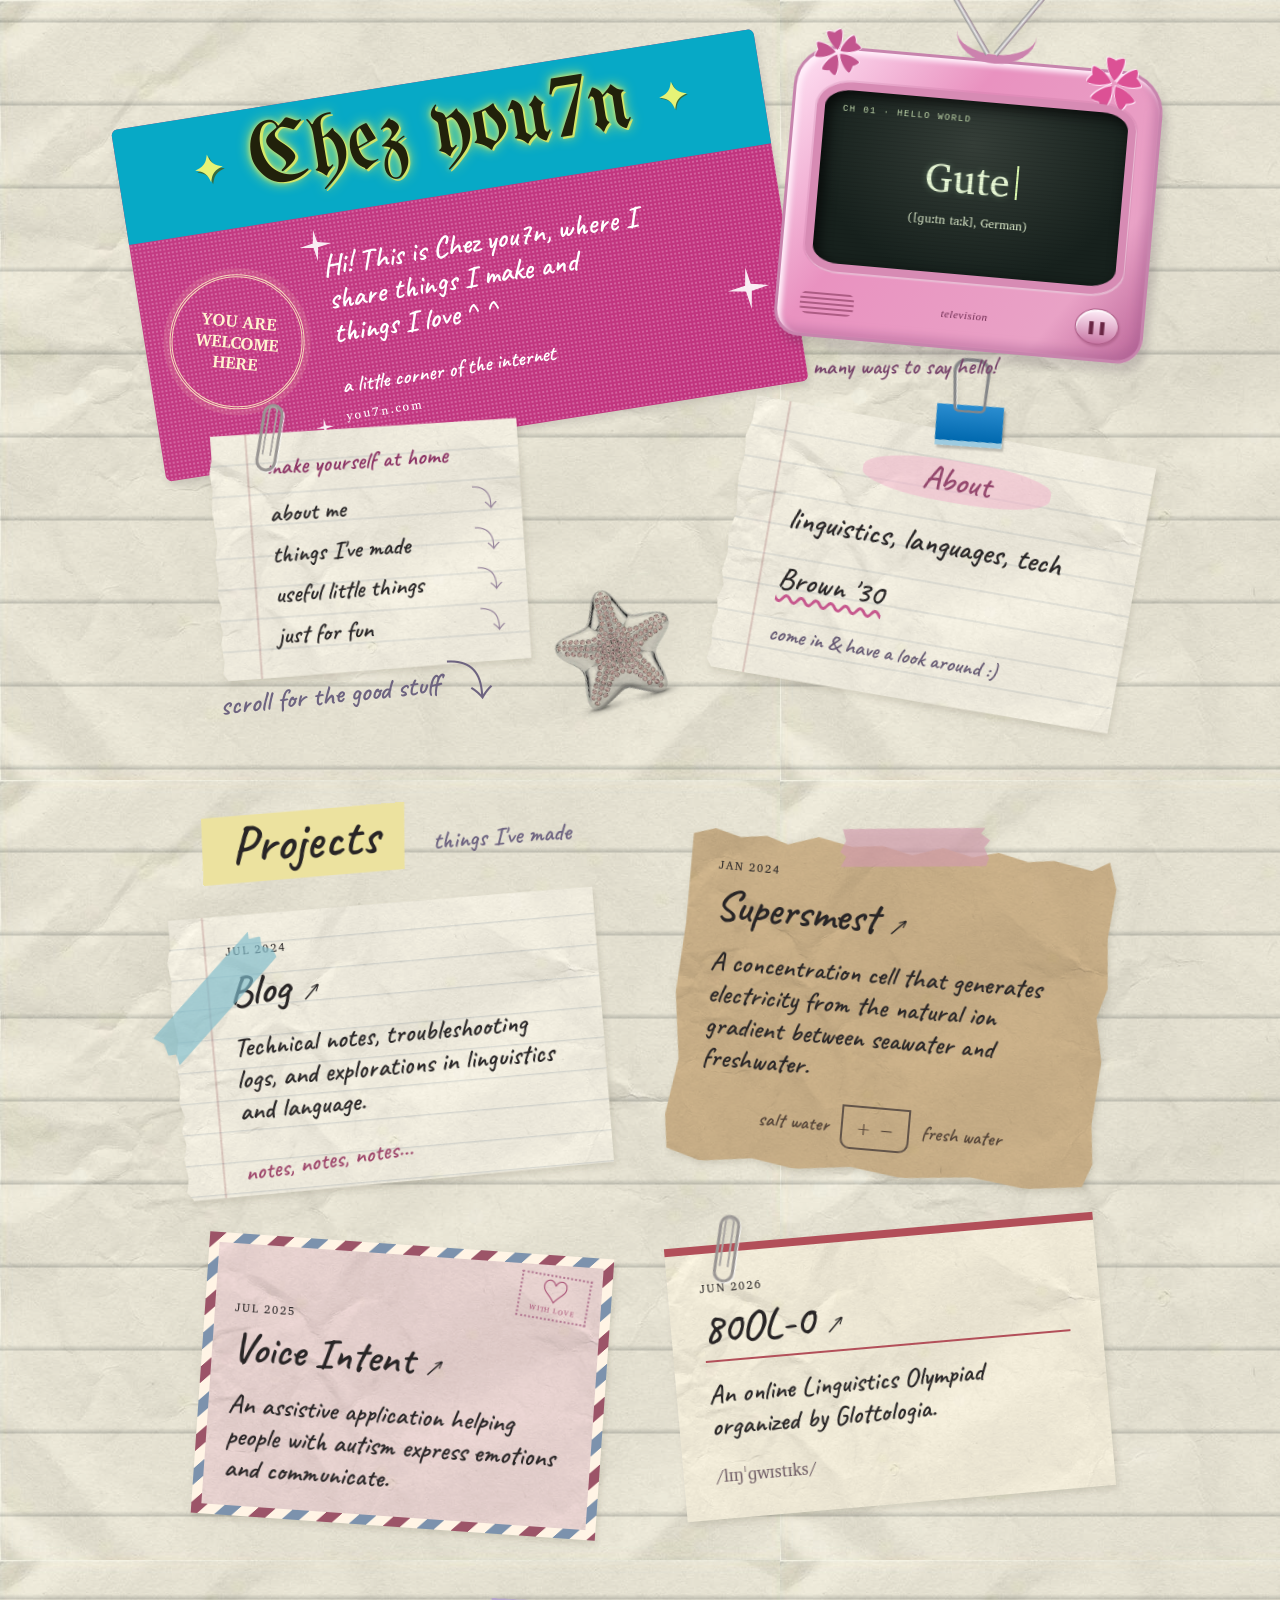
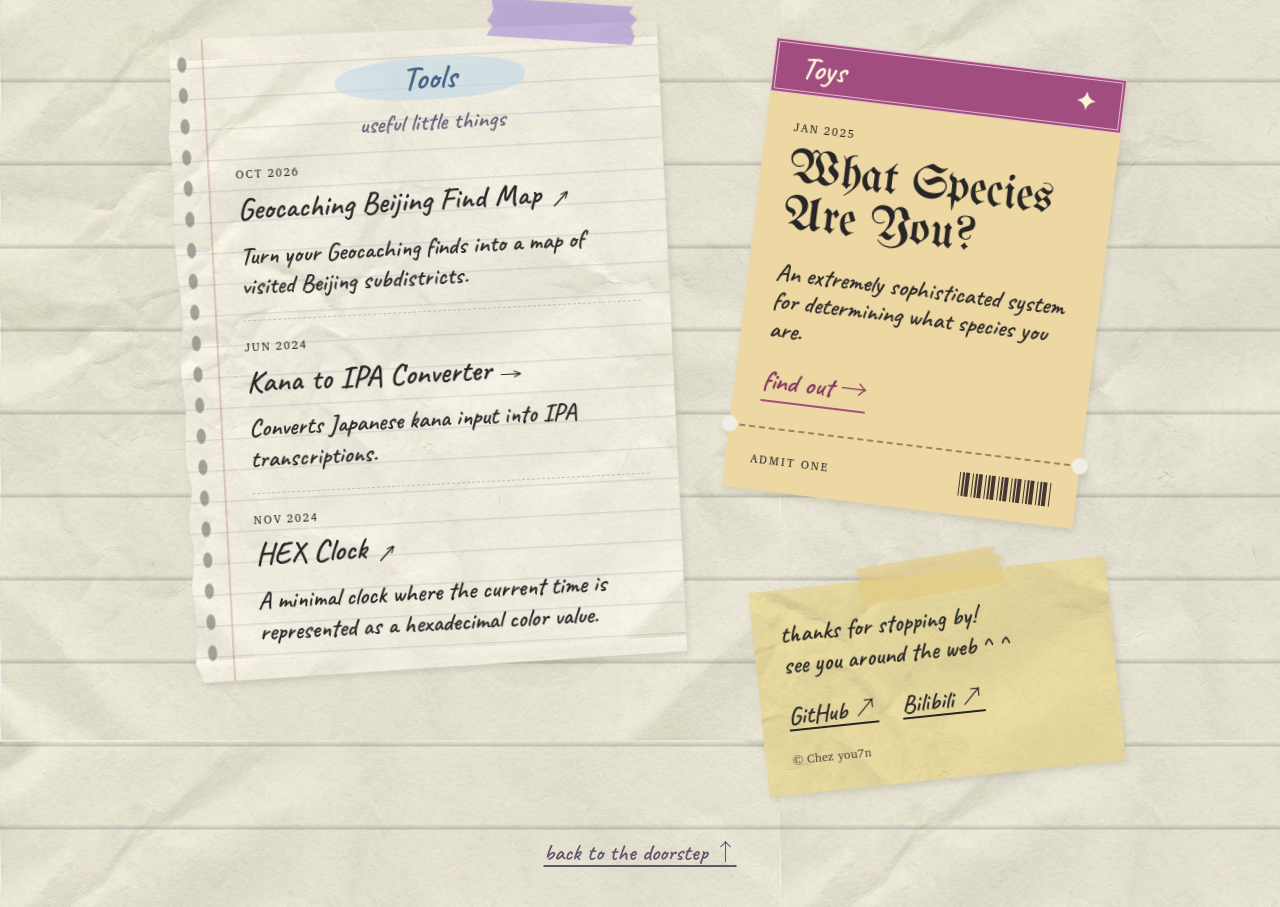
<file: index.html>
<!DOCTYPE html>
<html lang="en">
<head>
    <meta charset="UTF-8">
    <meta name="viewport" content="width=device-width, initial-scale=1.0">
    <meta name="theme-color" content="#f5f3e9">
    <meta name="description" content="Chez you7n is a small personal home on the internet for languages, linguistics, tech, and other curious things.">
    <title>Chez you7n</title>
    <link rel="stylesheet" href="homepage.css">
    <link rel="preconnect" href="https://fonts.googleapis.com">
    <link rel="preconnect" href="https://fonts.gstatic.com" crossorigin>
    <link href="https://fonts.googleapis.com/css2?family=Charis+SIL:wght@400;700&amp;family=Noto+Serif+SC:wght@400;600&amp;display=swap" rel="stylesheet">
    <link rel="icon" href="favicon.ico" sizes="any">
    <link rel="apple-touch-icon" href="apple-touch-icon.png">
</head>
<body class="collage">
    <a class="skip-link" href="#projects">Skip to projects</a>
    <main class="scrapbook">
        <header class="entryway" aria-labelledby="site-title">
            <div class="name-tag">
                <div class="name-tag__stripe">
                    <span aria-hidden="true">&#10022;</span>
                    <h1 id="site-title">Chez you7n</h1>
                    <span aria-hidden="true">&#10022;</span>
                </div>
                <div class="name-tag__body">
                    <span class="name-tag__stamp" aria-hidden="true">YOU ARE<br>WELCOME HERE</span>
                    <p class="name-tag__intro">Hi! This is Chez you7n, where I share things I make and things I love ^ ^</p>
                    <p class="name-tag__address">a little corner of the internet<br><span>you7n.com</span></p>
                    <span class="sparkle sparkle--one" aria-hidden="true"></span>
                    <span class="sparkle sparkle--two" aria-hidden="true"></span>
                    <span class="sparkle sparkle--three" aria-hidden="true"></span>
                </div>
            </div>

            <section class="greeting-tv" aria-label="Multilingual greeting">
                <span class="tv-aerial" aria-hidden="true"></span>
                <span class="tv-flower tv-flower--left" aria-hidden="true">&#10047;</span>
                <span class="tv-flower tv-flower--right" aria-hidden="true">&#10047;</span>
                <div class="tv-screen">
                    <span class="tv-channel" aria-hidden="true">CH 01 &middot; HELLO WORLD</span>
                    <div class="hero__hello" aria-label="Animated multilingual greetings">
                        <span id="welcome-text" class="typewriter"><span class="typewriter__text">Hello</span></span>
                        <span class="cursor" aria-hidden="true"></span>
                    </div>
                    <div id="language-text" class="hero__ipa">([həˈləʊ], English)</div>
                </div>
                <div class="tv-controls">
                    <span class="tv-speaker" aria-hidden="true"></span>
                    <span class="tv-brand" aria-hidden="true">television</span>
                    <button id="greeting-toggle" type="button" aria-label="Pause greetings" aria-pressed="false" hidden>
                        <span aria-hidden="true">&#10074;&#10074;</span>
                    </button>
                </div>
                <p class="tv-caption">many ways to say hello!</p>
            </section>

            <nav class="directory paper paper--lined" aria-label="Homepage sections">
                <span class="paperclip" aria-hidden="true"></span>
                <p class="directory__title">make yourself at home</p>
                <!-- U+FE0E requests text presentation instead of emoji for arrows. -->
                <a href="#about">about me <span aria-hidden="true">&#10549;&#xFE0E;</span></a>
                <a href="#projects">things I've made <span aria-hidden="true">&#10549;&#xFE0E;</span></a>
                <a href="#tools">useful little things <span aria-hidden="true">&#10549;&#xFE0E;</span></a>
                <a href="#toys">just for fun <span aria-hidden="true">&#10549;&#xFE0E;</span></a>
            </nav>

            <section id="about" class="about-note paper paper--lined" aria-labelledby="about-title">
                <span class="binder-clip" aria-hidden="true"></span>
                <h2 id="about-title" class="highlight-title">About</h2>
                <p class="about-note__profile">linguistics, languages, tech</p>
                <p class="about-note__school">Brown '30</p>
                <span class="about-note__scribble" aria-hidden="true">come in &amp; have a look around :)</span>
            </section>
            <img class="chrome-charm chrome-charm--hero" src="assets/star.jpg" width="160" height="160" alt="" aria-hidden="true">
            <span class="margin-note" aria-hidden="true">scroll for the good stuff <span>&#10549;&#xFE0E;</span></span>
        </header>

        <section id="projects" class="project-wall" aria-labelledby="projects-title">
            <h2 id="projects-title" class="section-label"><span>Projects</span><small>things I've made</small></h2>
            <ul class="project-papers">
                <li class="project-paper project-paper--blog paper paper--lined">
                    <span class="tape tape--blue" aria-hidden="true"></span>
                    <a class="project-link" href="https://blog.you7n.com/" target="_blank" rel="noopener noreferrer">
                        <span class="project-date">Jul 2024</span>
                        <h3>Blog <span class="link-arrow" aria-hidden="true">&#8599;&#xFE0E;</span></h3>
                        <p>Technical notes, troubleshooting logs, and explorations in linguistics and language.</p>
                    </a>
                    <span class="paper-doodle" aria-hidden="true">notes, notes, notes...</span>
                </li>
                <li class="project-paper project-paper--supersmest paper paper--kraft">
                    <span class="tape tape--pink" aria-hidden="true"></span>
                    <a class="project-link" href="https://supersmest.you7n.com/" target="_blank" rel="noopener noreferrer">
                        <span class="project-date">Jan 2024</span>
                        <h3>Supersmest <span class="link-arrow" aria-hidden="true">&#8599;&#xFE0E;</span></h3>
                        <p>A concentration cell that generates electricity from the natural ion gradient between seawater and freshwater.</p>
                    </a>
                    <div class="cell-doodle" aria-hidden="true"><span>salt water</span><b>+ &minus;</b><span>fresh water</span></div>
                </li>
                <li class="project-paper project-paper--voice paper paper--postcard">
                    <span class="postcard-stamp" aria-hidden="true">&#9825;<small>WITH LOVE</small></span>
                    <a class="project-link" href="https://voice-intent.you7n.com/" target="_blank" rel="noopener noreferrer">
                        <span class="project-date">Jul 2025</span>
                        <h3>Voice Intent <span class="link-arrow" aria-hidden="true">&#8599;&#xFE0E;</span></h3>
                        <p>An assistive application helping people with autism express emotions and communicate.</p>
                    </a>
                </li>
                <li class="project-paper project-paper--olympiad paper paper--exam">
                    <span class="paperclip" aria-hidden="true"></span>
                    <a class="project-link" href="https://80ol.you7n.com/" target="_blank" rel="noopener noreferrer">
                        <span class="project-date">Jun 2026</span>
                        <h3>80OL-0 <span class="link-arrow" aria-hidden="true">&#8599;&#xFE0E;</span></h3>
                        <p>An online Linguistics Olympiad organized by Glottologia.</p>
                    </a>
                    <span class="exam-doodle" aria-hidden="true">/l&#618;&#331;&#712;&#609;w&#618;st&#618;ks/</span>
                </li>
            </ul>
        </section>

        <div class="bottom-desk">
            <section id="tools" class="tool-notebook paper paper--lined" aria-labelledby="tools-title">
                <span class="tape tape--lilac" aria-hidden="true"></span>
                <h2 id="tools-title" class="highlight-title highlight-title--blue">Tools</h2>
                <p class="notebook-caption">useful little things</p>
                <ul class="tool-list">
                    <li>
                        <a href="https://geocaching.you7n.com/">
                            <span class="project-date">Oct 2026</span>
                            <h3>Geocaching Beijing Find Map <span class="link-arrow" aria-hidden="true">&#8599;&#xFE0E;</span></h3>
                            <p>Turn your Geocaching finds into a map of visited Beijing subdistricts.</p>
                        </a>
                    </li>
                    <li>
                        <a href="/kana2IPA">
                            <span class="project-date">Jun 2024</span>
                            <h3>Kana to IPA Converter <span class="link-arrow" aria-hidden="true">&#8594;&#xFE0E;</span></h3>
                            <p>Converts Japanese kana input into IPA transcriptions.</p>
                        </a>
                    </li>
                    <li>
                        <a href="https://hex.you7n.com/" target="_blank" rel="noopener noreferrer">
                            <span class="project-date">Nov 2024</span>
                            <h3>HEX Clock <span class="link-arrow" aria-hidden="true">&#8599;&#xFE0E;</span></h3>
                            <p>A minimal clock where the current time is represented as a hexadecimal color value.</p>
                        </a>
                    </li>
                </ul>
            </section>

            <div class="desk-side">
                <section id="toys" class="toy-ticket" aria-labelledby="toys-title">
                    <div class="ticket-top"><h2 id="toys-title">Toys</h2><span aria-hidden="true">&#10022;</span></div>
                    <a class="toy-link" href="/speciesDetect">
                        <span class="project-date">Jan 2025</span>
                        <h3>What Species<br>Are You?</h3>
                        <p>An extremely sophisticated system for determining what species you are.</p>
                        <span class="ticket-action">find out <span aria-hidden="true">&#8594;&#xFE0E;</span></span>
                    </a>
                    <div class="ticket-stub" aria-hidden="true"><span>ADMIT ONE</span><span class="barcode"></span></div>
                </section>

                <footer class="signoff paper">
                    <span class="tape tape--yellow" aria-hidden="true"></span>
                    <p>thanks for stopping by!<br>see you around the web ^ ^</p>
                    <nav class="social-links" aria-label="Elsewhere on the web">
                        <a href="https://github.com/MickeyYQA" target="_blank" rel="noopener noreferrer">GitHub &#8599;&#xFE0E;</a>
                        <a href="https://space.bilibili.com/513685692" target="_blank" rel="noopener noreferrer">Bilibili &#8599;&#xFE0E;</a>
                    </nav>
                    <small>&copy; Chez you7n</small>
                </footer>
            </div>
        </div>
        <a class="back-to-top" href="#site-title">back to the doorstep &#8593;&#xFE0E;</a>
    </main>
    <script src="script.js" defer></script>
</body>
</html>
</file>
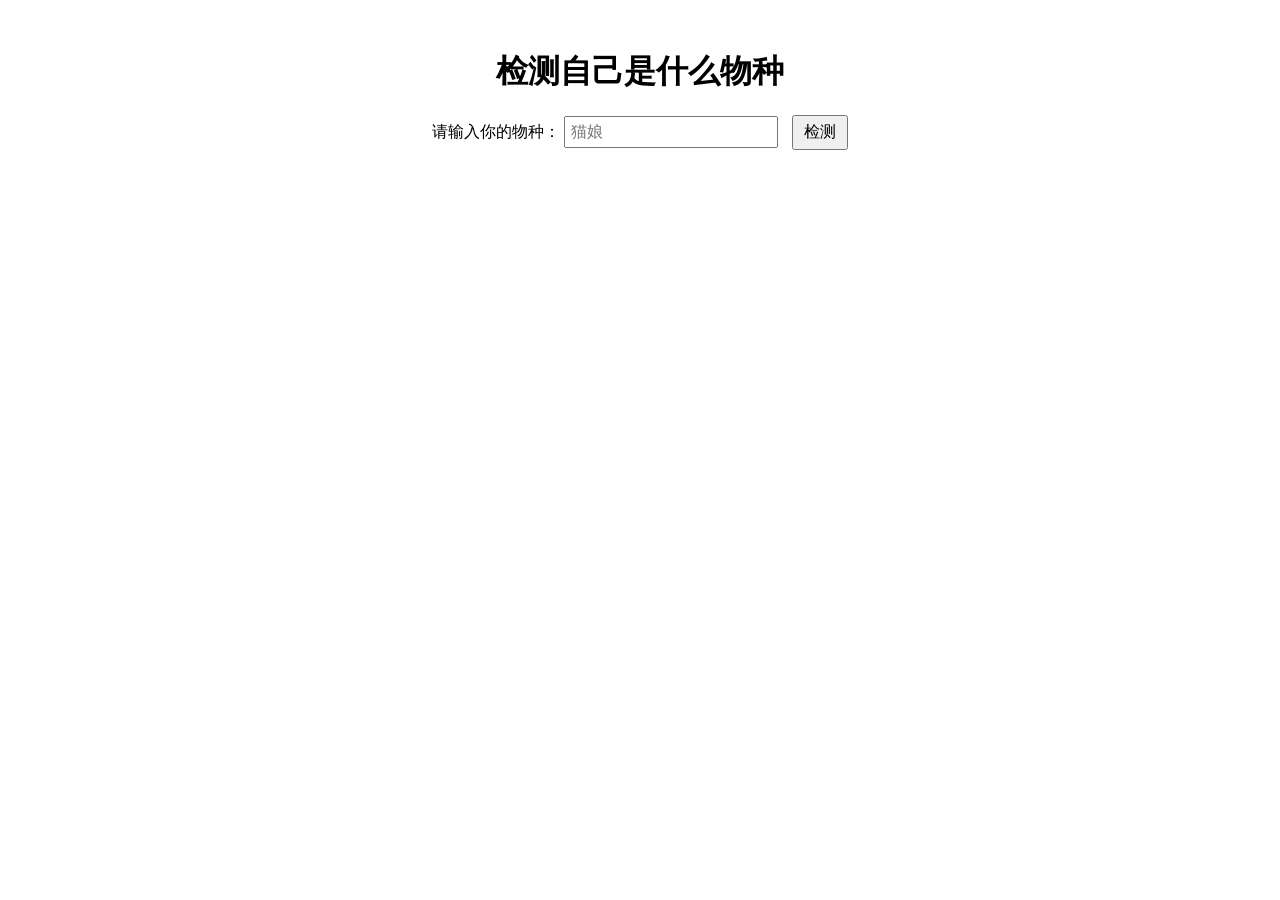
<file: speciesDetect/index.html>
<!DOCTYPE html>
<html lang="zh-CN">
<head>
    <meta charset="UTF-8">
    <meta name="viewport" content="width=device-width, initial-scale=1.0">
    <title>检测自己是什么物种</title>
    <style>
        body {
            font-family: "Microsoft YaHei", Arial, sans-serif;
            text-align: center;
            margin-top: 50px;
        }
        input[type="text"] {
            width: 200px;
            padding: 5px;
            font-size: 16px;
        }
        button {
            padding: 5px 10px;
            font-size: 16px;
            margin-left: 10px;
        }
        #result {
            margin-top: 20px;
            font-size: 20px;
            font-weight: bold;
        }
    </style>
</head>
<body>
    <h1>检测自己是什么物种</h1>
    <label for="species">请输入你的物种：</label>
    <input type="text" id="species" placeholder="猫娘">
    <button onclick="detectSpecies()">检测</button>
    <div id="result"></div>

    <script>
        function detectSpecies() {
            const speciesInput = document.getElementById('species').value.trim();
            const resultDiv = document.getElementById('result');

            if (speciesInput) {
                resultDiv.textContent = `你是 ${speciesInput}`;
            } else {
                resultDiv.textContent = "你是 猫娘";
            }
        }
    </script>
</body>
</html>
</file>
<file: homepage.css>
@font-face {
    font-family: "Caveat";
    src: url("fonts/caveat.ttf") format("truetype");
    font-weight: 600;
    font-display: swap;
}

@font-face {
    font-family: "UnifrakturMaguntia";
    src: url("fonts/unifraktur-maguntia.ttf") format("truetype");
    font-weight: 400;
    font-display: swap;
}

@font-face {
    font-family: "YOU7N Japanese";
    src: url("fonts/japanese.otf") format("opentype");
    font-display: swap;
}

:root {
    --ink: #282526;
    --pink: #bd286e;
    --blue: #029fbe;
    --hand: "Caveat", "Noto Serif SC", cursive;
    --serif: "Charis SIL", Georgia, "Noto Serif SC", serif;
    --texture: url("assets/paper.jpg");
}

*,
*::before,
*::after { box-sizing: border-box; }

html { scroll-behavior: smooth; }

body {
    margin: 0;
    color: var(--ink);
    background-color: #f4f3e9;
    background-image:
        repeating-linear-gradient(0deg, transparent 0 77px, #797f8252 78px, #797f8230 80px, transparent 83px),
        var(--texture);
    background-size: auto, 780px;
    background-blend-mode: multiply;
    font: 600 25px/1.22 var(--hand);
}

a { color: inherit; text-underline-offset: 5px; }
button { font: inherit; }
h1, h2, h3, p { margin: 0; }
ul { list-style: none; padding: 0; margin: 0; }
[hidden] { display: none !important; }
section { scroll-margin-top: 70px; }

:focus-visible {
    outline: 3px solid #125bad;
    outline-offset: 7px;
}

.skip-link {
    position: fixed;
    top: -100px;
    left: 15px;
    z-index: 50;
    background: #fff1a7;
    padding: 12px 20px;
}

.skip-link:focus { top: 15px; }

.scrapbook {
    width: min(1020px, calc(100% - 100px));
    margin: 88px auto 40px;
}

.entryway {
    position: relative;
    min-height: 670px;
}

.name-tag {
    width: 650px;
    position: relative;
    transform: rotate(-9deg);
    transform-origin: 40% 40%;
    box-shadow: 2px 5px 7px #47414328;
    border-radius: 6px;
    background: #c1337e;
    color: #fff;
}

.name-tag__stripe {
    display: flex;
    align-items: center;
    justify-content: center;
    gap: 26px;
    background: #07a9c6;
    padding: 10px 20px 16px;
    border-radius: 6px 6px 0 0;
    color: #21210b;
}

.name-tag h1 {
    font: 400 87px/1.03 "UnifrakturMaguntia", Georgia, serif;
    text-shadow: 0 0 5px #e4ef75, 0 0 13px #d8f459, 2px 2px 0 #c6db6d;
    white-space: nowrap;
}

.name-tag__stripe > span {
    font-size: 37px;
    color: #e6f376;
    text-shadow: 1px 2px 0 #386c3e;
}

.name-tag__body {
    min-height: 234px;
    position: relative;
    padding: 34px 32px 26px 188px;
    background-image:
        radial-gradient(#ffd7f24d .7px, transparent .8px),
        linear-gradient(110deg, #ffffff0a, transparent);
    background-size: 4px 4px, auto;
}

.name-tag__intro { max-width: 320px; font-size: 30px; line-height: 1.14; }
.name-tag__address { margin-top: 24px; font-size: 22px; }
.name-tag__address span { font: 12px/1.6 var(--serif); letter-spacing: 2px; }

.name-tag__stamp {
    position: absolute;
    left: 24px;
    top: 45px;
    display: grid;
    place-content: center;
    width: 135px;
    height: 135px;
    padding: 12px;
    border: 3px double #f6daba;
    border-radius: 50%;
    transform: rotate(14deg);
    font: 700 17px/1.25 var(--serif);
    text-align: center;
    color: #fff3cf;
    box-shadow: 0 0 0 6px #f6daba24;
}

.sparkle {
    position: absolute;
    width: 32px;
    height: 32px;
    background: #fff;
    clip-path: polygon(50% 0, 57% 40%, 100% 50%, 57% 57%, 50% 100%, 43% 57%, 0 50%, 43% 43%);
    opacity: .9;
    animation: glint 4s ease-in-out infinite;
    pointer-events: none;
}

.sparkle--one { top: 14px; left: 168px; }
.sparkle--two { right: 24px; top: 119px; width: 42px; height: 42px; animation-delay: -1.4s; }
.sparkle--three { bottom: 20px; left: 156px; width: 18px; height: 18px; animation-delay: -2.5s; }

/* The television is real DOM, so greetings keep native script shaping and selection. */
.greeting-tv {
    position: absolute;
    right: -4px;
    top: -30px;
    width: 370px;
    padding: 32px 22px 14px;
    z-index: 3;
    transform: rotate(5deg);
    border-radius: 42px 42px 26px 26px;
    background: linear-gradient(125deg, #ffe2f4 0%, #e992c0 36%, #e9a2c6 80%, #bb6799 100%);
    border: 3px solid #c784ad;
    box-shadow: inset 4px 4px 5px #ffeffa, inset -6px -6px 9px #a35c8f66, 6px 9px 9px #44364630;
}

.tv-aerial {
    position: absolute;
    width: 80px;
    height: 60px;
    left: 155px;
    top: -59px;
    border-bottom: 9px solid #cc82ae;
    border-radius: 50%;
}

.tv-aerial::before, .tv-aerial::after {
    content: "";
    position: absolute;
    height: 74px;
    width: 5px;
    bottom: 0;
    background: linear-gradient(90deg, #888, #eee, #8a7685);
    transform-origin: bottom;
}

.tv-aerial::before { left: 30px; transform: rotate(-35deg); }
.tv-aerial::after { left: 38px; transform: rotate(35deg); }
.tv-flower { position: absolute; font-size: 48px; color: #c3558e; text-shadow: 1px 1px 0 #ffe6f7, -1px -1px 0 #ffe6f7; }
.tv-flower--left { left: 15px; top: -24px; transform: rotate(-15deg); }
.tv-flower--right { right: 20px; top: -20px; color: #dc5195; font-size: 56px; }

.tv-screen {
    position: relative;
    display: flex;
    flex-direction: column;
    justify-content: center;
    min-height: 190px;
    padding: 35px 12px 16px;
    border: 8px solid #d78bb4;
    border-radius: 35px / 25px;
    background: radial-gradient(ellipse at 50% 25%, #353e38, #17211d 75%);
    color: #e6f6d4;
    box-shadow: 0 0 0 2px #b86b9833, inset 5px 5px 14px #000b, 1px 2px 1px #fff8;
}

.tv-screen::after {
    content: "";
    position: absolute;
    inset: 0;
    pointer-events: none;
    border-radius: inherit;
    background: repeating-linear-gradient(transparent 0 3px, #0002 3px 4px);
    opacity: .6;
}

.tv-channel { position: absolute; top: 14px; left: 18px; font: 9px/1.2 monospace; color: #c4dbae; letter-spacing: 1.4px; }
.hero__hello { display: flex; align-items: center; justify-content: center; gap: 6px; min-height: 68px; font: 400 40px/1.5 var(--serif); text-shadow: 0 0 7px #c6fac74a; }
.hero__hello.is-rtl { flex-direction: row-reverse; }
.typewriter { min-width: 0; }
.typewriter.lang-zh { font-family: "Songti SC", "Noto Serif SC", serif; }
.typewriter.lang-ja { font-family: "YOU7N Japanese", "Hiragino Mincho ProN", serif; }
.typewriter.lang-rtl { direction: rtl; unicode-bidi: isolate; }
.typewriter.is-long { font-size: 25px; }
.cursor { width: 2px; height: .85em; flex-shrink: 0; background: #daf8ae; animation: cursor-blink .78s steps(1) infinite; }
.is-reduced .cursor, .is-paused .cursor { visibility: hidden; }
.hero__ipa { min-height: 38px; text-align: center; font: 12px/1.45 var(--serif); color: #d9e7c8; overflow-wrap: anywhere; }
.tv-controls { display: flex; align-items: center; justify-content: space-between; gap: 10px; margin-top: 14px; color: #6d2a50; }
.tv-speaker { width: 54px; height: 23px; background: repeating-linear-gradient(0deg, #ad5c84 0 2px, transparent 2px 5px); border-radius: 8px; }
.tv-brand { font: italic 11px Georgia, serif; letter-spacing: .5px; }
#greeting-toggle { display: grid; place-content: center; width: 44px; height: 36px; padding: 0; color: #692644; font: 13px var(--serif); background: linear-gradient(#fff0f9, #c877a5); border: 1px solid #ac5c86; border-radius: 50%; cursor: pointer; box-shadow: inset 1px 2px 1px #fffb, 1px 2px 2px #93487066; }
#greeting-toggle:hover { background: #ffe1f3; }
.tv-caption { position: absolute; bottom: -39px; left: 40px; white-space: nowrap; color: #754169; font-size: 23px; transform: rotate(-5deg); }

/* Paper surfaces live behind their content; clips and tape can extend past the edges. */
.paper { position: relative; isolation: isolate; filter: drop-shadow(2px 4px 3px #4b443225); }
.paper::before { content: ""; position: absolute; inset: 0; z-index: -1; background: #fffef7 var(--texture) center / 600px; background-blend-mode: multiply; }
.paper--lined::before {
    background-image: linear-gradient(90deg, transparent 37px, #ae727c66 38px, transparent 40px), repeating-linear-gradient(transparent 0 29px, #91a2b957 30px, transparent 31px), var(--texture);
    background-size: auto, auto, 600px;
    clip-path: polygon(1% 0, 100% 1%, 99.5% 99%, 1.5% 100%, 0 97%, .6% 92%, 0 85%, .8% 80%, 0 75%, 1% 70%, 0 65%, .6% 58%, 0 51%, 1% 43%, .4% 36%, 0 30%, .6% 22%, 0 15%, 1% 9%);
}

.directory { position: absolute; top: 338px; left: 85px; width: 310px; padding: 20px 25px 22px 57px; transform: rotate(-4deg); }
.directory__title { font-size: 24px; color: #8b3264; margin-bottom: 12px; }
.directory a { display: flex; justify-content: space-between; gap: 10px; text-decoration: none; padding: 5px 0; font-size: 25px; }
.directory a:hover { color: #9e286e; text-decoration: underline; }
.directory a span { color: #95839b; }

.about-note { position: absolute; width: 410px; right: 14px; top: 340px; padding: 30px 36px 30px 57px; transform: rotate(10deg); }
.highlight-title { display: table; min-width: 190px; text-align: center; margin: 0 auto 24px; padding: 3px 22px 5px; font: 600 34px/1 var(--hand); color: #94476d; border-radius: 48% 40% 45% 43%; background: #f4b4ce85; }
.about-note__profile { font-size: 31px; line-height: 1.25; }
.about-note__school { margin-top: 22px; font-size: 30px; text-decoration: underline; text-decoration-color: #c6578d; text-decoration-style: wavy; text-underline-offset: 6px; }
.about-note__scribble { display: block; margin-top: 25px; font-size: 22px; color: #635771; }
.chrome-charm { object-fit: contain; pointer-events: none; mix-blend-mode: multiply; }
.chrome-charm--hero { position: absolute; width: 140px; height: 140px; left: 415px; top: 488px; transform: rotate(-16deg); z-index: 2; }
.margin-note { position: absolute; left: 90px; bottom: 35px; color: #6d6380; font-size: 28px; transform: rotate(-6deg); }
.margin-note span { display: inline-block; font-size: 45px; vertical-align: middle; }

.tape { position: absolute; z-index: 1; width: 150px; height: 40px; top: -18px; left: 35%; background: #bd9ddd99; transform: rotate(-6deg); pointer-events: none; clip-path: polygon(2% 0, 97% 4%, 94% 18%, 100% 35%, 96% 53%, 99% 80%, 97% 100%, 0 95%, 4% 70%, 0 58%, 4% 30%); }
.tape--blue { background: #80bdccaa; width: 150px; left: -30px; top: 60px; transform: rotate(-44deg); }
.tape--pink { background: #d39baea6; }
.tape--lilac { left: auto; right: 20px; transform: rotate(6deg); background: #ad95d7b0; }
.tape--yellow { background: #e4cc82a8; left: 30%; transform: rotate(-4deg); }
.paperclip { position: absolute; width: 21px; height: 68px; top: -29px; left: 52px; border: 3px solid #999593; border-radius: 12px; transform: rotate(13deg); box-shadow: 1px 1px 1px #fff; z-index: 2; }
.paperclip::after { content: ""; position: absolute; width: 10px; height: 50px; top: -1px; left: 2px; border: 2px solid #aaa6a3; border-bottom: 0; border-radius: 8px 8px 0 0; }
.binder-clip { position: absolute; width: 67px; height: 41px; top: -27px; left: 45%; z-index: 2; background: linear-gradient(#2b8dd0, #0068ae); border-bottom: 5px solid #9dcbe0; box-shadow: 2px 3px 2px #0003; transform: rotate(-6deg); }
.binder-clip::before { content: ""; position: absolute; width: 35px; height: 58px; left: 15px; top: -46px; border: 3px solid #858688; border-radius: 13px 13px 6px 6px; box-shadow: inset 1px 1px #fff9; transform: perspective(100px) rotateX(-22deg); }

.project-wall { position: relative; margin-top: 25px; padding-bottom: 35px; }
.section-label { display: flex; align-items: baseline; gap: 24px; margin: 0 0 38px 70px; transform: rotate(-4deg); }
.section-label > span { display: block; background: #ece29f; padding: 0 30px 6px; font-size: 53px; font-weight: 600; clip-path: polygon(1% 4%, 99% 0, 97% 95%, 0 99%); }
.section-label small { font-size: 25px; font-weight: 600; color: #6d6380; }
.project-papers { display: grid; grid-template-columns: 1fr 1fr; gap: 55px 70px; align-items: start; padding: 0 45px; }
.project-paper { min-width: 0; transform: rotate(var(--paper-tilt)); transition: transform 180ms ease; }
.project-paper:hover, .project-paper:focus-within { transform: rotate(calc(var(--paper-tilt) * 0.8)) translateY(-4px); z-index: 4; }
.project-link { display: block; padding: 28px 32px 20px; text-decoration: none; }
.project-date { display: block; font: 11px/1.5 var(--serif); letter-spacing: 1.8px; text-transform: uppercase; margin-bottom: 9px; }
.project-link h3 { font-size: 43px; font-weight: 600; line-height: 1.05; margin-bottom: 16px; }
.project-link p { font-size: 27px; line-height: 1.19; }
.link-arrow { font: 23px var(--serif); display: inline-block; vertical-align: middle; }
.project-link:hover h3, .tool-list a:hover h3 { text-decoration: underline; text-decoration-thickness: 2px; }
.project-paper--blog { --paper-tilt: -5deg; margin-top: 10px; }
.project-paper--blog .project-link { padding-left: 59px; }
.paper-doodle { display: block; margin: 0 24px 20px 59px; font-size: 24px; color: #9e466b; transform: rotate(-4deg); }
.project-paper--supersmest { --paper-tilt: 5deg; margin-top: -48px; }
.paper--kraft::before { background-color: #d5bc96; background-blend-mode: multiply; clip-path: polygon(1% 2%, 6% 0, 12% 2%, 18% 1%, 23% 3%, 30% 0, 38% 2%, 45% 1%, 52% 3%, 59% 0, 66% 2%, 72% 0, 79% 2%, 85% 1%, 94% 3%, 98% 0, 100% 8%, 99% 23%, 100% 38%, 98% 47%, 100% 60%, 99% 79%, 100% 91%, 98% 98%, 85% 100%, 72% 98%, 56% 100%, 44% 98%, 31% 100%, 21% 98%, 9% 100%, 1% 97%, 0 87%, 2% 70%, 0 50%, 1% 29%); }
.cell-doodle { display: flex; gap: 12px; align-items: center; justify-content: center; padding: 0 20px 24px; font-size: 20px; color: #534337; }
.cell-doodle b { border: 2px solid #625449; padding: 5px 12px; border-radius: 0 0 10px 10px; font: 18px var(--serif); }
.project-paper--voice { --paper-tilt: 4deg; margin: 7px 0 0 25px; }
.paper--postcard::before { background-color: #f5e1e5; border: 10px solid transparent; border-image: repeating-linear-gradient(135deg, #9c5468 0 12px, #fff4e5 12px 24px, #7c92ad 24px 36px, #fff4e5 36px 48px) 10; }
.project-paper--voice .project-link { padding: 66px 30px 32px; }
.postcard-stamp { position: absolute; top: 20px; right: 22px; padding: 3px 10px; border: 2px dotted #b27691; font-size: 28px; line-height: .9; color: #a85075; text-align: center; transform: rotate(6deg); }
.postcard-stamp small { display: block; font: 7px/1.6 var(--serif); letter-spacing: 1px; }
.project-paper--olympiad { --paper-tilt: -5deg; margin-top: -8px; }
.paper--exam::before { background-color: #fffcef; border-top: 8px solid #b24f59; }
.project-paper--olympiad .project-link { padding-top: 35px; }
.project-paper--olympiad h3 { border-bottom: 2px solid #b24f59; padding-bottom: 8px; }
.exam-doodle { display: block; padding: 0 32px 30px; font: 17px var(--serif); color: #715f67; }

.bottom-desk { display: grid; grid-template-columns: 1.4fr 1fr; gap: 74px; align-items: start; margin: 65px 50px 50px; }
.tool-notebook { transform: rotate(-3deg); padding: 31px 31px 32px 65px; }
.tool-notebook::after { content: ""; position: absolute; top: 10px; bottom: 10px; width: 18px; left: 8px; background: radial-gradient(ellipse, #746f68 0 4px, transparent 5px) 0 0 / 18px 31px; opacity: .6; pointer-events: none; }
.highlight-title--blue { color: #426283; background: #bed8e78c; margin-bottom: 8px; }
.notebook-caption { text-align: center; color: #675d76; font-size: 24px; margin-bottom: 20px; }
.tool-list > li + li { margin-top: 18px; padding-top: 18px; border-top: 1px dashed #6f789260; }
.tool-list a { display: block; text-decoration: none; }
.tool-list h3 { font: 600 31px/1.08 var(--hand); margin-bottom: 9px; }
.tool-list p { font-size: 25px; line-height: 1.23; }
.desk-side { padding-top: 30px; }
.toy-ticket { background: #edd8a3; transform: rotate(7deg); filter: drop-shadow(2px 4px 3px #4b443225); }
.ticket-top { display: flex; justify-content: space-between; align-items: center; padding: 7px 24px; color: #fcf4d9; background: #a24d80; border: 4px double #e4b8cc; }
.ticket-top h2 { font: 600 32px/1 var(--hand); }
.ticket-top > span { font-size: 25px; }
.toy-link { display: block; padding: 25px 28px; text-decoration: none; }
.toy-link h3 { font: 400 48px/.98 "UnifrakturMaguntia", Georgia, serif; margin-bottom: 20px; }
.toy-link p { font-size: 25px; line-height: 1.15; }
.ticket-action { display: inline-block; margin-top: 20px; padding-bottom: 3px; border-bottom: 2px solid #a24d80; color: #84345f; font-size: 27px; }
.toy-link:hover .ticket-action { color: #2a5390; }
.ticket-stub { display: flex; justify-content: space-between; align-items: center; padding: 19px 25px; border-top: 2px dashed #9c825d; position: relative; font: 11px var(--serif); letter-spacing: 2px; }
.ticket-stub::before, .ticket-stub::after { content: ""; position: absolute; width: 16px; height: 16px; border-radius: 50%; background: #efeee5; top: -9px; }
.ticket-stub::before { left: -8px; }
.ticket-stub::after { right: -8px; }
.barcode { width: 93px; height: 24px; background: repeating-linear-gradient(90deg, #453632 0 1px, transparent 1px 3px, #453632 3px 5px, transparent 5px 6px, #453632 6px 10px, transparent 10px 13px); }
.signoff { margin: 65px -15px 0 10px; transform: rotate(-6deg); padding: 30px 27px 25px; }
.signoff::before { background-color: #f5e9b0; }
.signoff p { font-size: 25px; }
.social-links { display: flex; flex-wrap: wrap; gap: 24px; margin: 21px 0 18px; font-size: 25px; }
.social-links a:hover { color: #8e3d6e; }
.signoff small { display: block; font: 12px var(--serif); color: #544844; }
.back-to-top { display: table; margin: 60px auto 0; font-size: 23px; color: #63566c; }

@keyframes glint { 0%, 100% { opacity: .35; transform: scale(.6); } 50% { opacity: .95; transform: scale(1); } }
@keyframes cursor-blink { 0%, 52% { opacity: 1; } 53%, 100% { opacity: 0; } }

@media (min-width: 1100px) {
    .name-tag { animation: arrival 500ms ease-out both; }
    @keyframes arrival { from { opacity: 0; translate: 0 12px; } to { opacity: 1; translate: 0 0; } }
}

@media (max-width: 1099px) and (min-width: 801px) {
    .scrapbook { width: calc(100% - 70px); margin-top: 80px; }
    .name-tag { width: 72%; }
    .name-tag h1 { font-size: clamp(55px, 7.8vw, 85px); }
    .name-tag__stripe { gap: 13px; }
    .name-tag__body { padding-left: 130px; }
    .name-tag__stamp { width: 94px; height: 94px; left: 17px; font-size: 12px; }
    .name-tag__intro { font-size: 27px; }
    .greeting-tv { width: 315px; right: -10px; top: -20px; padding: 25px 15px 12px; }
    .hero__hello { font-size: 32px; }
    .typewriter.is-long { font-size: 22px; }
    .tv-aerial { left: 130px; }
    .about-note { width: 360px; right: 5px; top: 330px; }
    .directory { width: 275px; left: 18px; top: 350px; padding-right: 18px; }
    .directory a { font-size: 23px; }
    .chrome-charm--hero { width: 110px; height: 110px; left: 37%; top: 540px; }
    .margin-note { left: 25px; bottom: 15px; }
    .entryway { min-height: 715px; }
    .project-papers { gap: 45px 40px; padding: 0 15px; }
    .project-link { padding: 25px; }
    .project-link h3 { font-size: 36px; }
    .project-link p { font-size: 25px; }
    .bottom-desk { gap: 40px; margin: 50px 10px 40px; }
    .tool-notebook { padding-right: 25px; padding-left: 55px; }
    .toy-link { padding: 24px; }
    .toy-link h3 { font-size: 40px; }
}

/* Small screens get a recomposed scrapbook, not a scaled desktop canvas. */
@media (max-width: 800px) {
    .scrapbook { width: calc(100% - 42px); max-width: 480px; margin-top: 35px; }
    .entryway { display: flex; flex-direction: column; min-height: 0; gap: 30px; padding-bottom: 42px; }
    .name-tag { width: 100%; transform: rotate(-5deg); }
    .name-tag__stripe { gap: 10px; padding: 9px 10px 13px; }
    .name-tag h1 { font-size: clamp(44px, 13vw, 64px); }
    .name-tag__stripe > span { font-size: 23px; }
    .name-tag__body { min-height: 190px; padding: 23px 20px 25px 100px; }
    .name-tag__intro { font-size: 26px; }
    .name-tag__stamp { left: 14px; top: 40px; width: 70px; height: 70px; font-size: 9px; border-width: 2px; box-shadow: 0 0 0 4px #f6daba24; }
    .name-tag__address { margin-top: 13px; font-size: 19px; }
    .sparkle--one { left: 77px; top: 10px; width: 22px; height: 22px; }
    .sparkle--two { right: 6px; top: 125px; width: 20px; height: 20px; }
    .sparkle--three { left: 36px; }
    .greeting-tv { position: relative; top: auto; right: auto; width: min(315px, 96%); margin: 28px 0 28px auto; padding: 26px 15px 12px; transform: rotate(4deg); }
    .tv-aerial { height: 40px; top: -38px; left: 120px; }
    .tv-aerial::before, .tv-aerial::after { height: 43px; }
    .tv-screen { min-height: 190px; }
    .hero__hello { font-size: 32px; }
    .typewriter.is-long { font-size: 21px; }
    .tv-caption { left: 24px; font-size: 22px; }
    .directory { position: relative; top: auto; left: auto; width: 90%; margin-left: 4px; transform: rotate(-4deg); padding: 25px 25px 25px 55px; }
    .directory a { font-size: 26px; }
    .directory__title { font-size: 24px; }
    .about-note { position: relative; top: auto; right: auto; width: 94%; margin: 18px 0 0 auto; padding: 30px 25px 26px 50px; transform: rotate(5deg); }
    .about-note__profile { font-size: 29px; }
    .highlight-title { min-width: 170px; font-size: 32px; margin-bottom: 23px; }
    .chrome-charm--hero { width: 93px; height: 93px; left: auto; right: -8px; top: 730px; }
    .margin-note { position: relative; left: 12px; bottom: auto; font-size: 25px; }
    .section-label { margin: 0 0 32px 5px; gap: 13px; flex-wrap: wrap; }
    .section-label > span { font-size: 45px; padding: 0 22px 5px; }
    .section-label small { font-size: 23px; }
    .project-wall { margin-top: 12px; padding-bottom: 15px; }
    .project-papers { grid-template-columns: 1fr; gap: 42px; padding: 0 5px; }
    .project-paper--blog { width: 95%; --paper-tilt: -4deg; margin-top: 0; }
    .project-paper--supersmest { width: 92%; --paper-tilt: 4deg; margin: 0 0 0 auto; }
    .project-paper--voice { width: 96%; --paper-tilt: -2deg; margin: 0; }
    .project-paper--olympiad { width: 92%; --paper-tilt: 3deg; margin: 0 0 0 auto; }
    .project-link h3 { font-size: 40px; }
    .project-link p { font-size: 26px; }
    .project-link { padding: 27px; }
    .project-paper--blog .project-link { padding-left: 51px; }
    .paper-doodle { margin-left: 51px; }
    .tape--blue { width: 120px; left: -17px; }
    .bottom-desk { grid-template-columns: 1fr; gap: 40px; margin: 40px 3px 0; }
    .tool-notebook { padding: 28px 24px 30px 51px; transform: rotate(-2deg); }
    .tool-list h3 { font-size: 30px; }
    .tool-list p { font-size: 25px; }
    .desk-side { padding: 0; }
    .toy-ticket { width: 88%; margin: 0 auto; transform: rotate(5deg); }
    .signoff { width: 90%; margin: 57px auto 0; padding: 30px 23px 25px; transform: rotate(-4deg); }
    .back-to-top { margin-top: 45px; font-size: 22px; }
}

@media (prefers-reduced-motion: reduce) {
    html { scroll-behavior: auto; }
    *, *::before, *::after { animation: none !important; transition: none !important; }
}

@media (max-width: 360px) {
    .about-note { width: 90%; margin-right: 10px; }
    .ticket-stub { padding-inline: 18px; gap: 8px; }
    .barcode { width: 70px; flex-shrink: 0; }
}
</file>
